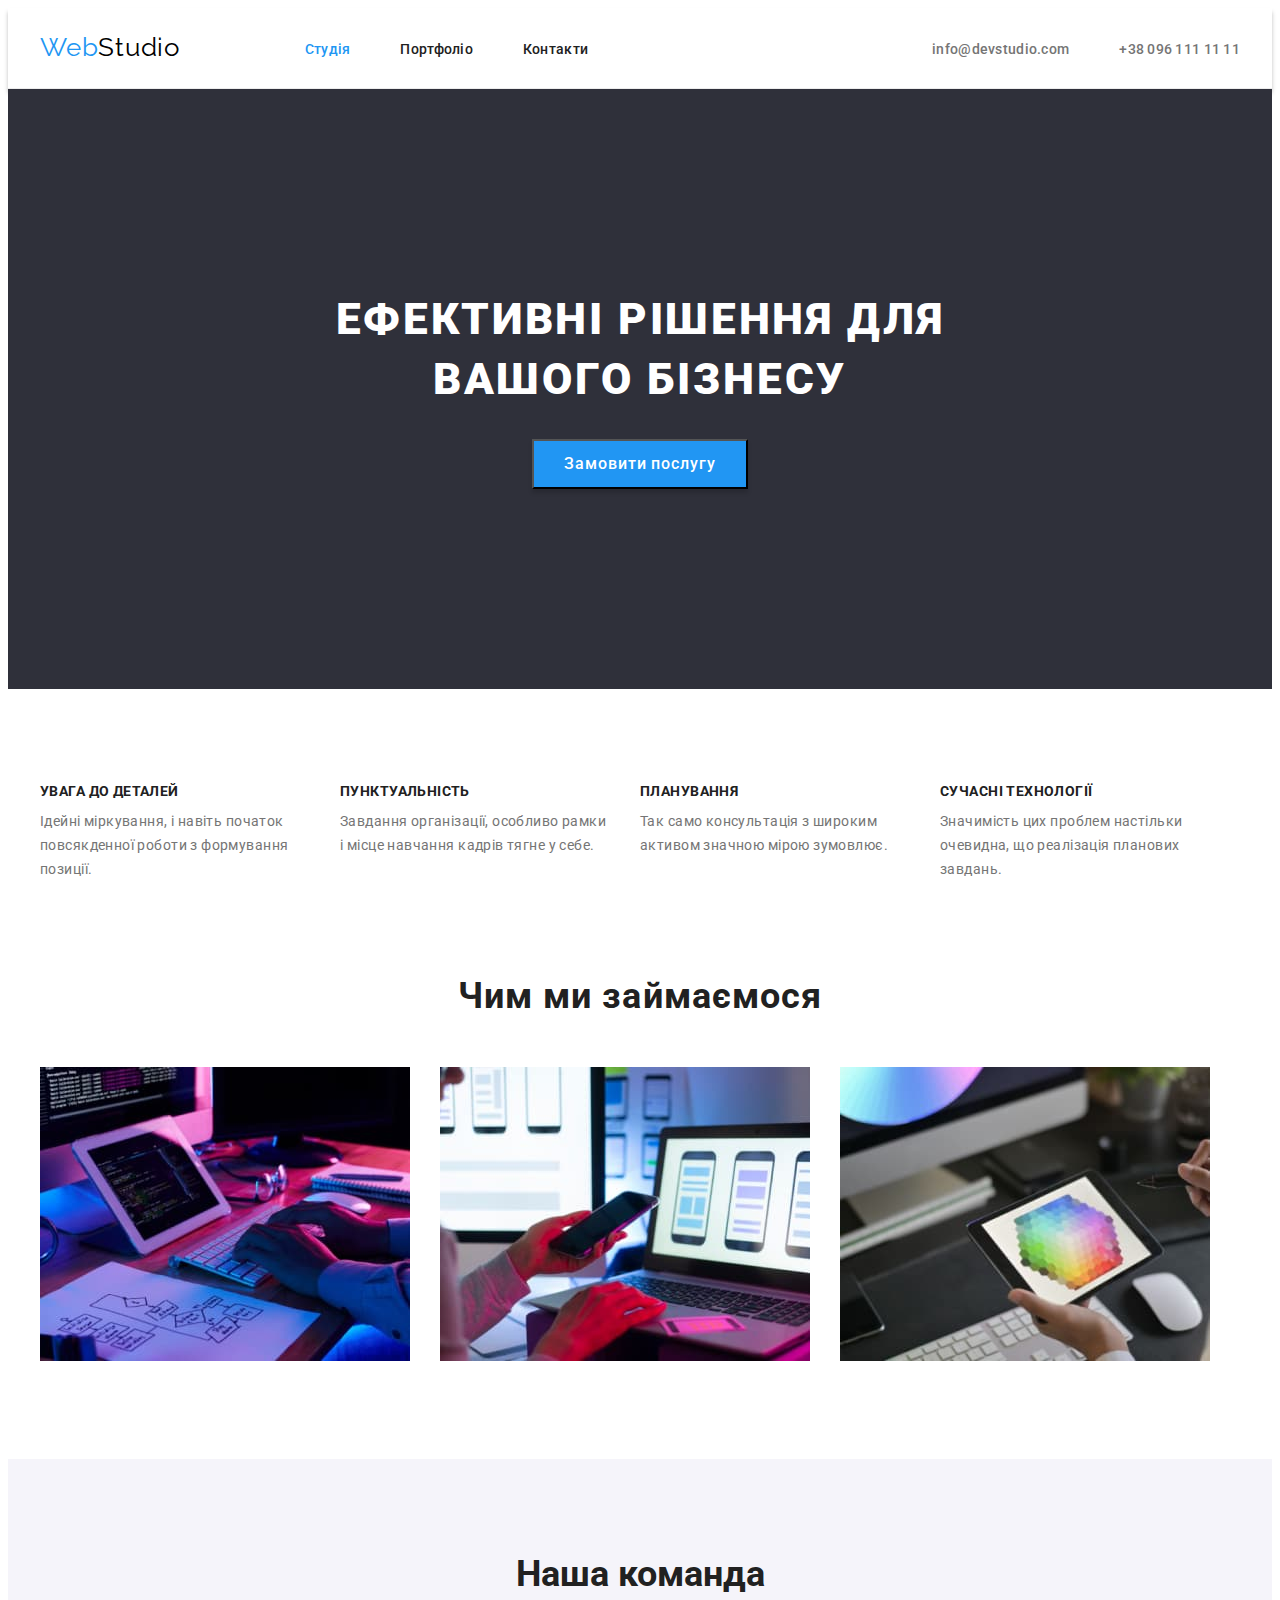
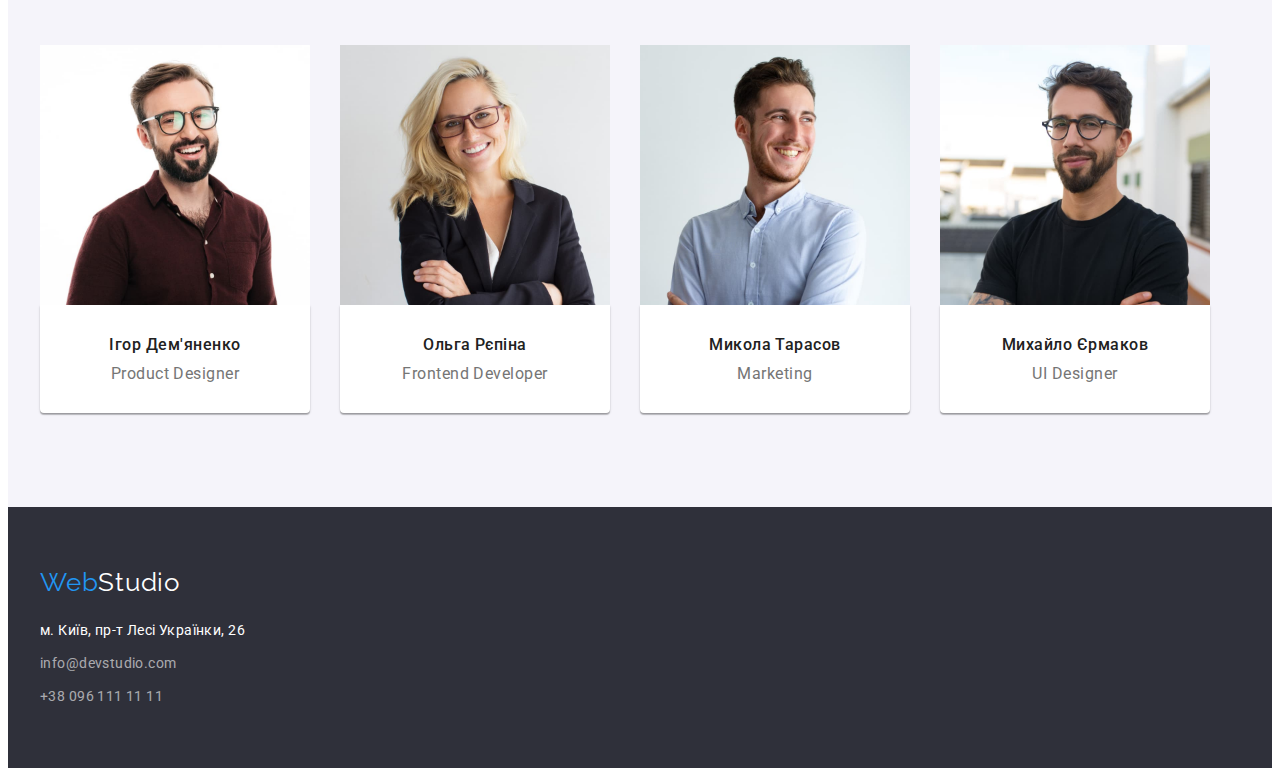
<file: index.html>
<!DOCTYPE html>
<html lang="uk">

<head>
    <meta charset="UTF-8">
    <meta http-equiv="X-UA-Compatible" content="IE=edge">
    <meta name="viewport" content="width=device-width, initial-scale=1.0">
    <title>WebStudio</title>
    <link rel="preconnect" href="https://fonts.googleapis.com">
    <link rel="preconnect" href="https://fonts.gstatic.com" crossorigin>
    <link href="https://fonts.googleapis.com/css2?family=Raleway:wght@700&family=Roboto:wght@400;500;700;900&display=swap"
        rel="stylesheet">
    <link rel="stylesheet" href="https://cdnjs.cloudflare.com/ajax/libs/modern-normalize/1.1.0/modern-normalize.min.css"
        integrity="sha512-wpPYUAdjBVSE4KJnH1VR1HeZfpl1ub8YT/NKx4PuQ5NmX2tKuGu6U/JRp5y+Y8XG2tV+wKQpNHVUX03MfMFn9Q=="
        crossorigin="anonymous" referrerpolicy="no-referrer" />
    <link rel="stylesheet" href="./css/styles.css">
</head>

<body>
    <header class="header">
        <div class="container header-container">
        <a href="/" class="logo-header logo-retreat link"><span class="logo-web">Web</span><span class="logo-studio">Studio</span></a>
        <nav class="header-nav">            
            <ul class="header-list header-size list">
                <li class="header-list-item"><a class="header-list-link link active-link" href="#">Студія</a></li>
                <li class="header-list-item">
                    <a class="header-list-link link" href="./portfolio.html">Портфоліо</a>
                </li>
                <li class="header-list-item"><a class="header-list-link link" href="#">Контакти</a></li>
            </ul>
        </nav>
        <ul class="header-size list">
            <li class="header-list-item">
                <a class="header-mail-link link" href="mailto:info@devstudio.com">info@devstudio.com</a>
            </li>
            <li class="header-list-item">
                <a class="header-tel-link link" href="tel:+380961111111">+38 096 111 11 11</a>
            </li>
        </ul>  
        </div>        
    </header>

    <main>
        <section class="hero">
            <div class="container">
            <h1 class="hero-title">Ефективні рішення для <br> вашого бізнесу</h1>
            <button class="hero-button pointer" type="button">Замовити послугу</button>
            </div>
        </section>
            
        <section class="feachures">
            <div class="container">
            <h2 class="visually-hidden">Наші досягнення</h2>
            <ul class="feachures-list list">
                <li class="feachures-size">
                    <div class="feachures-box">
                    <h2 class="feachures-tytle">Увага до деталей</h2>
                    <p class="feachures-text">Ідейні міркування, і навіть початок повсякденної роботи з формування позиції.</p>
                    </div>
                </li>
                <li class="feachures-size">
                    <div class="feachures-box">
                    <h2 class="feachures-tytle">Пунктуальність</h2>
                    <p class="feachures-text">Завдання організації, особливо рамки і місце навчання кадрів тягне у себе.</p>
                    </div>
                </li>
                <li class="feachures-size">
                    <div class="feachures-box">
                    <h2 class="feachures-tytle">Планування</h2>
                    <p class="feachures-text">Так само консультація з широким активом значною мірою зумовлює.</p>
                    </div>
                </li>
                <li class="feachures-size">
                    <div class="feachures-box">
                    <h2 class="feachures-tytle">Сучасні технології</h2>
                    <p class="feachures-text">Значимість цих проблем настільки очевидна, що реалізація планових завдань.</p>
                    </div>
                </li>
            </ul>
            </div>
        </section>

        <section class="employment">
            <div class="container">
            <h2 class="employment-tytle">Чим ми займаємося</h2>
            <ul class="employment-retreat list">
                <li  class="team-image-box">
                    <img src="./img/box_1.jpg" width="370" height="294" alt="програміст пише код">
                </li>
                <li class="employment-image">
                    <img src="./img/box_2.jpg" width="370" height="294" alt="кодування для телефону">
                </li>
                <li class="employment-image">
                    <img src="./img/box_3.jpg" width="370" height="294" alt="кольорокорекція">
                </li>
            </ul>
            </div>   
        </section>

        <section class="team">
            <div class="container">
            <h2 class="team-tytle">Наша команда</h2>
            <ul class="team-retreat list">
                <li class="team-image-box">                                       
                    <img  class="team-image" src="./img/team_1.jpg" width="270" height="260" alt="усміхнений молодий чоловік в окулярах">
                    <div class="team-box">
                    <h3 class="team-name">Ігор Дем'яненко</h3>
                    <p class="team-profesion">Product Designer</p>
                    </div>
                </li>
                <li class="team-image-box">                    
                    <img class="team-image" src="./img/team_2.jpg" width="270" height="260" alt="усміхнена молода жінка">
                    <div class="team-box">
                    <h3 class="team-name">Ольга Рєпіна</h3>
                    <p class="team-profesion">Frontend Developer</p>
                    </div>
                </li>
                <li class="team-image-box">                    
                    <img class="team-image" src="./img/team_3.jpg" width="270" height="260" alt="усміхнений молодий чоловік">
                    <div class="team-box">
                    <h3 class="team-name">Микола Тарасов</h3>
                    <p class="team-profesion">Marketing</p>
                    </div>
                </li>
                <li class="team-image-box">                    
                    <img class="team-image" src="./img/team_4.jpg" width="270" height="260" alt="усміхнений молодий чоловік в окулярах 2">
                    <div class="team-box">
                    <h3 class="team-name">Михайло Єрмаков</h3>
                    <p class="team-profesion">UI Designer</p>
                    </div>
                </li>
            </ul>
            </div>
        </section>
    </main>

    <footer class="footer">
        <div class="container">
        <a href="./index.html" class="logo-footer logo-header link"><span class="logo-web">Web</span><span class="logo-studio-footer">Studio</span></a>
        <address>            
            <ul class="list">
                <li class="list-item">
                    <a class="adress-link link" href="https://goo.gl/maps/n5b4QtneqCqX9fJA9">м. Київ, пр-т Лесі Українки, 26</a>
                </li>
                <li class="list-item">
                    <a class="adr-link adre-link link" href="mailto:info@devstudio.com">info@devstudio.com</a>
                </li>
                <li class="list-item">
                    <a class="adr-link a-link link" href="tel:+380961111111">+38 096 111 11 11</a>
                </li>
            </ul>
        </address>
        </div>
    </footer>
</body>

</html>
</file>
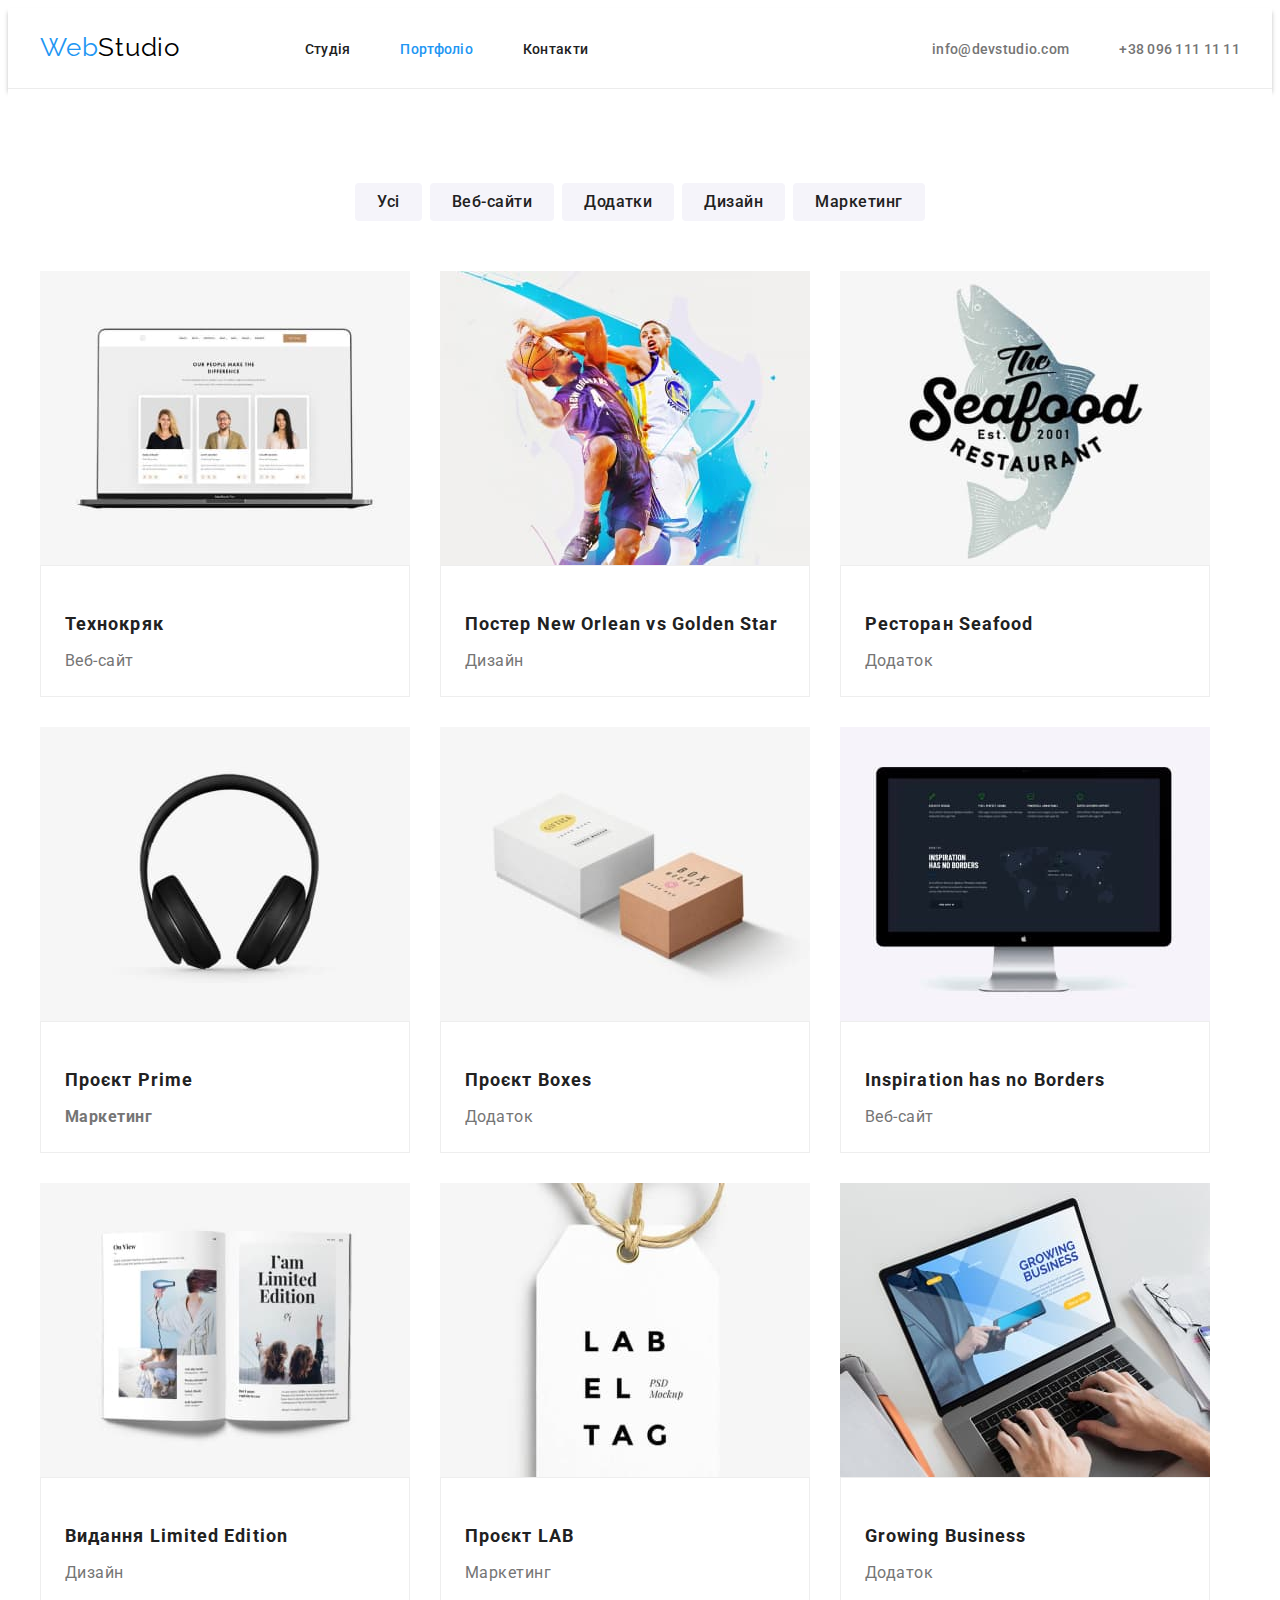
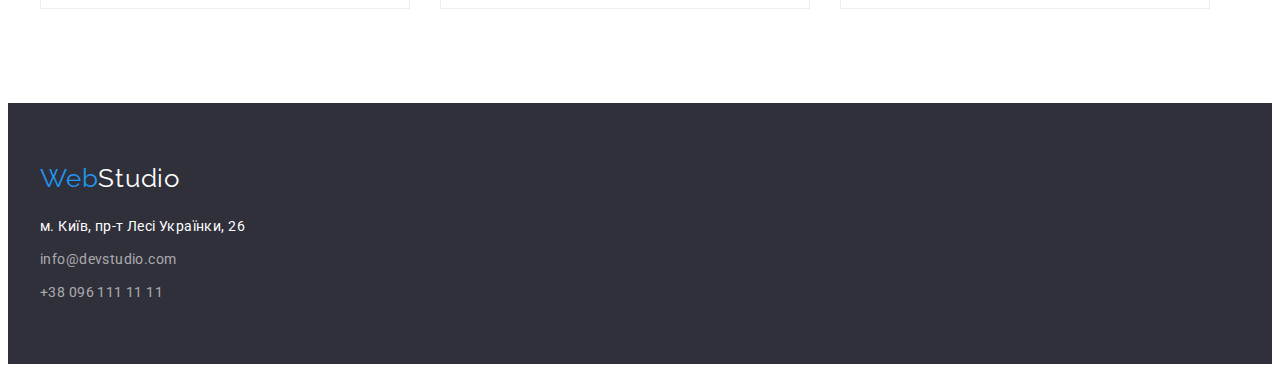
<file: portfolio.html>
<!DOCTYPE html>
<html lang="uk">
<head>
    <meta charset="UTF-8">
    <meta http-equiv="X-UA-Compatible" content="IE=edge">
    <meta name="viewport" content="width=device-width, initial-scale=1.0">
    <title>Portfolio</title>
    <link rel="preconnect" href="https://fonts.googleapis.com">
    <link rel="preconnect" href="https://fonts.gstatic.com" crossorigin>
    <link href="https://fonts.googleapis.com/css2?family=Raleway:wght@700&family=Roboto:wght@400;500;700;900&display=swap"
        rel="stylesheet">
    <link rel="stylesheet" href="https://cdnjs.cloudflare.com/ajax/libs/modern-normalize/1.1.0/modern-normalize.min.css"
        integrity="sha512-wpPYUAdjBVSE4KJnH1VR1HeZfpl1ub8YT/NKx4PuQ5NmX2tKuGu6U/JRp5y+Y8XG2tV+wKQpNHVUX03MfMFn9Q=="
        crossorigin="anonymous" referrerpolicy="no-referrer" />
    <link rel="stylesheet" href="./css/styles.css">
</head>
<body class="body">

    <header class="header">
        <div class="container header-container">
        <a href="./index.html" class="logo-header logo-retreat link"><span class="logo-web">Web</span><span class="logo-studio">Studio</span></a>
        <nav class="header-nav">            
            <ul class="header-list header-size list">
                <li class="header-list-item"><a class="header-list-link link" href="./index.html">Студія</a></li>
                <li class="header-list-item"><a class="header-list-link link active-link" href="#">Портфоліо</a></li>
                <li class="header-list-item"><a class="header-list-link link" href="#">Контакти</a></li>
            </ul>
        </nav>
        <ul class="header-size header-contacts list">
            <li class="header-list-item">
                <a class="header-mail-link  link" href="mailto:info@devstudio.com">info@devstudio.com</a>
            </li>
            <li class="header-list-item">
                <a class="header-tel-link link" href="tel:+380961111111">+38 096 111 11 11</a>
            </li>
        </ul>
        </div>
    </header>

    <main>
        <section class="portfolio">
            <div class="container">
            <h1 class="visually-hidden">Портфоліо</h1>
                <ul class="list-button list" >
                    <li class="list-btn-size"><button class="list-button-item pointer" type="button">Усі</button></li>
                    <li class="list-btn-size"><button class="list-button-item pointer" type="button">Веб-сайти</button></li>
                    <li class="list-btn-size"><button class="list-button-item pointer" type="button">Додатки</button></li>
                    <li class="list-btn-size"><button class="list-button-item pointer" type="button">Дизайн</button></li>
                    <li class="list-btn-size"><button class="list-button-item pointer" type="button">Маркетинг</button></li>
                </ul>            
            
                <ul class="works-list list">
                    <li>                        
                        <a class="link" href="#">
                        <img class="works-image" src="./img/work-tehno.jpg" alt="головна сторінка сайту на ноутбуці" width="370" height="294">
                        <div class="works-margin">                       
                        <h2 class="works-title">Технокряк</h2>
                        <p class="works-object">Веб-сайт</p>
                        </div>
                        </a>
                    </li>
                    <li>
                        <a class="link" href="#">
                        <img class="works-image" src="./img/work-poster.jpg" alt="зобреження двох баскетболістів з м'ячем" width="370" height="294">
                        <div class="works-margin">
                        <h2 class="works-title">Постер New Orlean vs Golden Star</h2>
                        <p class="works-object">Дизайн</p>
                        </div>
                        </a>
                    </li>
                    <li>
                        <a class="link" href="#">
                        <img class="works-image" src="./img/work-restorant.jpg" alt="постер ресторану морських делікатесів" width="370" height="294">
                        <div class="works-margin">
                        <h2 class="works-title">Ресторан Seafood</h2>
                        <p class="works-object">Додаток</p>
                        </div>
                        </a>
                    </li>
                    <li>
                        <a class="link" href="#">
                        <img class="works-image" src="./img/work-prime.jpg" alt="зображення навушників" width="370" height="294">
                        <div class="works-margin">
                        <h2 class="works-title">Проєкт Prime<h2>
                        <p class="works-object">Маркетинг</p>
                        </div>
                        </a>
                    </li>
                    <li>
                        <a class="link" href="#">
                        <img class="works-image" src="./img/work-boxes.jpg" alt="зображення двох коробок" width="370" height="294">
                        <div class="works-margin">
                        <h2 class="works-title">Проєкт Boxes</h2>
                        <p class="works-object">Додаток</p>
                    </div>
                    </a>
                    </li>
                    <li>
                        <a class="link" href="#">
                        <img class="works-image" src="./img/work-inspiration.jpg" alt="на дисплеї ноутбука зображення сайту з чорною темою оформлення" width="370" height="294">
                        <div class="works-margin">
                        <h2 class="works-title">Inspiration has no Borders</h2>
                        <p class="works-object">Веб-сайт</p>
                    </div>
                    </a>
                    </li>
                    <li>
                        <a class="link" href="#">
                        <img class="works-image" src="./img/work-publishing.jpg" alt="відкрита книга" width="370" height="294">
                        <div class="works-margin">
                        <h2 class="works-title">Видання Limited Edition</h2>
                        <p class="works-object">Дизайн</p>
                        </div>
                        </a>
                    </li>
                    <li>
                        <a class="link" href="#">
                        <img class="works-image" src="./img/work-lab.jpg" alt="зображення ярлика" width="370" height="294">
                        <div class="works-margin">
                        <h2 class="works-title">Проєкт LAB</h2>
                        <p class="works-object">Маркетинг</p>
                        </div>
                        </a>
                    </li>
                    <li>                        
                        <a class="link" href="#">
                        <img class="works-image" src="./img/work-grow-bisness.jpg" alt="дісплей з зображенням бізнесовго логотипу" width="370" height="294">
                        <div class="works-margin">
                        <h2 class="works-title">Growing Business</h2>
                        <p class="works-object">Додаток</p>
                        </div>
                        </a>
                    </li>
                </ul> 
                </div>
        </section> 
    </main>

    <footer class="footer">
        <div class="container">
        <a href="./index.html" class="logo-footer logo-header link"><span class="logo-web">Web</span><span class="logo-studio-footer">Studio</span></a>
        <address class="">
            <ul class="list">
                <li class="list-item">
                    <a class="adress-link link" href="https://goo.gl/maps/n5b4QtneqCqX9fJA9">м. Київ, пр-т Лесі Українки, 26</a>
                </li>
                <li class="list-item">
                    <a class="adr-link adre-link link" href="mailto:info@devstudio.com">info@devstudio.com</a>
                </li>
                <li class="list-item">
                    <a class="adr-link a-link link" href="tel:+380961111111">+38 096 111 11 11</a>
                </li>
            </ul>
        </address>
        </div>
    </footer>
    
</body>
</html>
</file>
<file: css/styles.css>
/* General style */

:root {
    --main-elements-color: #212121;
    --second-elements-color: #757575;
    --accent-elements-color: #2196F3;
    --main-background-color: #FFFFFF;
    --second-background-color: #2F303A;
    
}

body {
    font-family: 'Roboto', sans-serif;
    color: #212121;
    background-color: var(--main-background-color); 
    
}

.container {
    width: 1200px;
    padding-left: 15px;
    padding-right: 15px;
    margin: 0 auto;    
}

.link {
    text-decoration: none;
    display: inline-block;    
}

.link:hover, 
.link:focus {        
    color: var(--accent-elements-color);
}

h1,
h2,
h3,
p {
    margin-top: 0px;
    margin-bottom: 0px;
} 

.button {
    font-family: inherit;
}

.pointer {
    cursor: pointer;
}

.visually-hidden {
    position: absolute;
    width: 1px;
    height: 1px;
    margin: -1px;
    border: 0;
    padding: 0;
    white-space: nowrap;
    clip-path: inset(100%);
    clip: rect(0 0 0 0);
    overflow: hidden;
}

.list {
    list-style: none;
    padding: 0;
    margin: 0;
}

/* Header style */

.header {
    height: 80px;
    display: flex;
    align-items: center;
    background-color: var(--main-background-color);   
    height: 80px;
    left: 0px;
    top: 0px;    
    border-bottom: 1px solid #ECECEC;
    box-shadow: 0px 4px 4px rgba(0, 0, 0, 0.25);
}

.header-container {
    display: flex;
    align-items: center;
    justify-content: space-between;
}

.header-border {
    width: 1600px;
    height: 0px;
    left: 0px;
    top: 80px;    
    border: 1px solid #ECECEC;
}

.logo-header {
    font-family: 'Raleway', sans-serif;
}

.logo-retreat {
    display: inline-block;
    padding-top: 24px;
    margin-right: 93px;
    padding-bottom: 25px;
}

.logo-web {   
    font-size: 26px;
    line-height: calc(31 / 26);   
    letter-spacing: 0.03em;    
    color: var(--accent-elements-color)
}

.logo-studio {    
    font-size: 26px;
    line-height: calc(31 / 26);
    letter-spacing: 0.03em;    
    color: #000000;
}

.header-nav {    
    margin-left: auto;
}

.header-size {
    display: flex;
}

.header-list {
    margin-right: 344px;    
}

.header-list-item {
    margin-right: 50px;
    padding-top: 32px;
    padding-bottom: 32px;   
}

.header-list-item:last-child {
    margin-right: 0;
}

.header-list-link {
    font-weight: 500;
    font-size: 14px;
    line-height: calc(16 / 14);
    letter-spacing: 0.02em;
    color: var(--main-elements-color);
}

.header-contacts {
    margin-left: 0px;
    margin-right: 0px;
}

.header-mail-link {    
    font-weight: 500;
    font-size: 14px;
    line-height: calc(16 / 14);
    letter-spacing: 0.02em;
    color: var(--second-elements-color);
}

.header-tel-link {   
    font-weight: 500;
    font-size: 14px;
    line-height: calc(16 / 14);
    letter-spacing: 0.02em;    
    color: var(--second-elements-color);
}

.active-link {
    color: var(--accent-elements-color);
}

/* Hero Index style */

.hero {
    text-align: center;
    background-color: var(--second-background-color);
    padding-top: 200px;
    padding-bottom: 200px;
    
}

.hero-title {
        font-weight: 900;
        font-size: 44px;
        line-height: calc(60 / 44);
        text-align: center;
        letter-spacing: 0.06em;
        text-transform: uppercase;
        color: var(--main-background-color);        
        margin-bottom:30px;
}

.hero-button {
        /* display: inline-block; */
        display: inline-flex;
        align-items: center;
        justify-content: center;        
        font-family: inherit;
        background-color: var(--accent-elements-color); 
        font-weight: 500;
        font-size: 16px;
        line-height: calc(30 / 16);  
        text-align: center;
        letter-spacing: 0.06em;    
        color: var(--main-background-color);
        width: 216px;
        height: 50px;
        left: 692px;
        top: 430px;                 
        box-shadow: 0px 4px 4px rgba(0, 0, 0, 0.15);
        
             
}

.hero-button:hover,
.hero-button:focus {
    background: #188CE8;
    box-shadow: 0px 4px 4px rgba(0, 0, 0, 0.15);
    border-radius: 4px;
    border: none;
}

.hr-btn-size {
    margin-bottom: 200px;
}

/* Feachures Index style */

.feachures {
    display: flex;
    background-color: var(--main-background-color);
    padding-top: 94px;
    padding-bottom: 94px;
}

.feachures-list {
    display: flex;
}

.feachures-size {    
    margin-right: 30px;
}

.feachures-box {
    width: 270px;    
}

.feachures-tytle {         
        font-size: 14px;
        line-height: calc(16 / 14);
        letter-spacing: 0.03em;
        text-transform: uppercase;    
        color: var(--main-elements-colorr);        
}

.feachures-text {        
        font-size: 14px;
        line-height: calc(24/14);           
        letter-spacing: 0.03em;    
        color: var(--second-elements-color);
        margin-top: 10px;        
}

/* Employment Index style */

.employment {
    background-color: var(--main-background-color);
    padding-bottom: 94px;
}

.employment-tytle {       
        font-size: 36px;
        line-height: calc(42/36);
        text-align: center;
        letter-spacing: 0.03em;    
        color: var(--main-elements-color);
        margin-bottom: 50px;
}

.employment-retreat {    
    display: flex;
}

.employment-image {
    margin-right: 30px;
}

.employment-image:last-child {
    margin-right: 0;
}

/* Team Index style */

.team {   
    padding-top: 94px;
    padding-bottom: 94px;
    background-color: #F5F4FA;
}

.team-tytle {
    font-weight: 700;
    font-size: 36px;
    text-align: center;
    line-height: сalc(42 / 36);    
    margin-bottom: 50px;

}

.team-retreat {
    display: flex;
}

.team-image-box {
    margin-right: 30px;   
}

.team-image-box:last-child {
    margin-right: 0;
}


.team-image {
    display: block;
}

.team-name {
        font-weight: 500;
        font-size: 16px;
        line-height: calc(19/16);    
        text-align: center;
        letter-spacing: 0.03em;    
        color: var(--main-elements-color);        
        margin-bottom: 10px;
}

.team-profesion {        
        font-size: 16px;
        line-height: calc(19/16);    
        text-align: center;
        letter-spacing: 0.03em;    
        color: var(--second-elements-color);        
}

.team-box {
    background: var(--main-background-color);    
    box-shadow: 0px 1px 3px rgba(0, 0, 0, 0.12), 0px 1px 1px rgba(0, 0, 0, 0.14), 0px 2px 1px rgba(0, 0, 0, 0.2);
    border-radius: 0px 0px 4px 4px;
    padding-top: 30px;
    padding-bottom: 30px;
}

/* Main (Portfolio) style */

.portfolio {
    display: flex;
    background-color: var(--main-background-color);
    padding-top: 94px;
    padding-bottom: 94px;
}

.list-button {
    display: inline-flex;
    align-items: center;
    justify-content: center;
    display: flex;
    font-family: inherit;
    font-weight: 500;
    font-size: 16px;
    line-height: calc(26 / 16);
    text-align: center;
    letter-spacing: 0.03em;
    color: var(--main-elements-color);   
    margin-bottom: 50px;    
}

.list-btn-size {    
    margin-right: 8px;    
}

.list-btn-size:last-child {
    margin-right: 0;
}

.list-button-item {    
    font-family: inherit;
    font-weight: 500;
    font-size: 16px;
    line-height: calc(26 / 16);
    text-align: center;
    letter-spacing: 0.03em;
    color: var(--main-elements-color);
    background-color: #F5F4FA;    
    padding: 6px 22px;    
    border-radius: 4px;
    border: transparent;       
}

.list-button-item:hover,
.list-button-item:focus {   
    color: var(--main-background-color);
    background: var(--accent-elements-color);    
    box-shadow: 0px 3px 1px rgba(0, 0, 0, 0.1), 0px 1px 2px rgba(0, 0, 0, 0.08), 0px 2px 2px rgba(0, 0, 0, 0.12);
    border-radius: 4px;
    border: transparent;
}

.works-list {
    display: flex;
    flex-wrap: wrap;
    align-items: flex-start;
    align-content:center;
    gap: 30px;
    padding: 0;
    list-style: none;    
}

.works-list:first-child {
    margin-left: 0px;
}

.works-image {
    display: block;    
}

.works-title {        
        font-size: 18px;
        line-height: calc(36/18);    
        letter-spacing: 0.06em;    
        color: var(--main-elements-color);
        padding-top: 20px;
        padding-bottom: 4px;
}

.works-object {        
        font-size: 16px;
        line-height: calc(30/16);    
        letter-spacing: 0.03em;    
        color: var(--second-elements-color);
}

.works-margin {    
    padding-top: 20px;
    padding-bottom: 20px;
    padding-left: 24px;
    border: 1px solid #EEEEEE;
}


/* Footer style */

.footer {
    padding-top: 60px;
    padding-bottom: 60px;   
    background-color: var(--second-background-color);
}   

.logo-footer {
    display: inline-block;   
    margin-bottom: 20px;
}

.logo-studio-footer {   
    font-size: 26px;
    line-height: calc(31/26);
    letter-spacing: 0.03em;    
    color: var(--main-background-color);
}

.list-item {
    margin-bottom: 9px;    
}

.list-item:last-child {
    margin-bottom: 0px;
}    

.adress-link { 
    font-style: normal;
    font-size: 14px;
    line-height: calc(24/14);    
    letter-spacing: 0.03em;    
    color: var(--main-background-color);
    display: inline-block;
    
}

.adress-link:hover,
.adress-link:focus {
    color: var(--accent-elements-color);
}

.adr-link {  
    font-style: normal;
    font-size: 14px;
    line-height: calc(24/14);
    letter-spacing: 0.03em;    
    color: rgba(255, 255, 255, 0.6);
}

.adre-link {
    
    display: inline-block;
}

.a-link {    
    display: inline-block;
}
</file>
